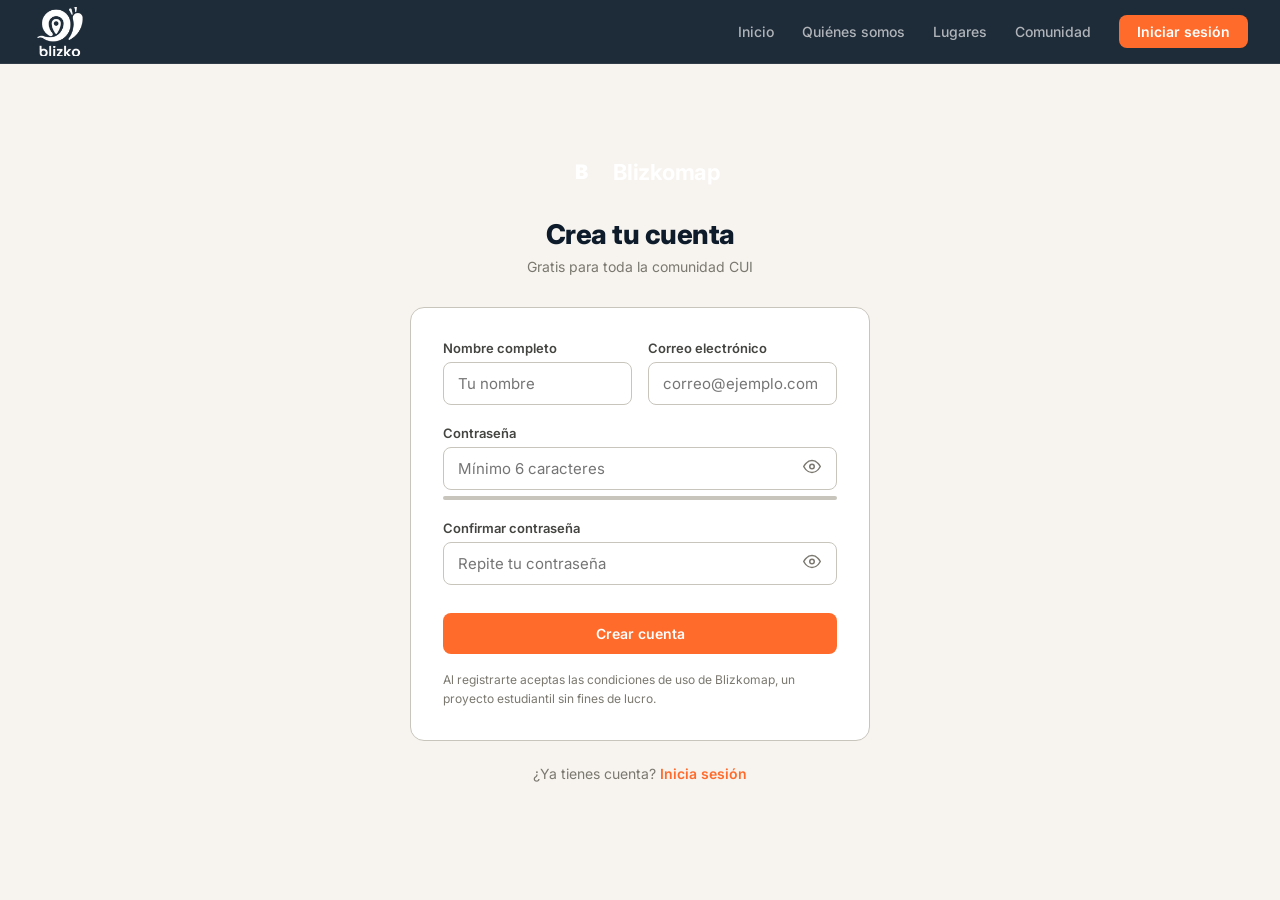
<file: registro.html>
<!DOCTYPE html>
<html lang="es">
<head>
<meta charset="UTF-8">
<meta name="viewport" content="width=device-width, initial-scale=1.0">
<title>Crear cuenta | Blizkomap</title>
<link href="https://fonts.googleapis.com/css2?family=Inter:wght@400;500;600;700;800;900&display=swap" rel="stylesheet">
<script src="js/blizko.js"></script>
<script src="js/supabase-db.js"></script>
<link rel="stylesheet" href="css/style.css">
<style id="shared"></style>
</head>
<body>
<div id="headerMount"></div>

<div class="login-wrap">
  <div class="login-box">
    <div class="login-header">
      <a href="index.html" class="login-logo">
        <div class="logo-mark">B</div>
        <span class="logo-text">Blizkomap</span>
      </a>
      <h1>Crea tu cuenta</h1>
      <p>Gratis para toda la comunidad CUI</p>
    </div>

    <div class="card">
      <div id="alertBox"></div>

      <div class="form-row">
        <div class="form-group">
          <label for="name">Nombre completo</label>
          <input type="text" id="name" placeholder="Tu nombre" autocomplete="name">
        </div>
        <div class="form-group">
          <label for="email">Correo electrónico</label>
          <input type="email" id="email" placeholder="correo@ejemplo.com" autocomplete="email">
        </div>
      </div>

      <div class="form-group">
        <label for="password">Contraseña</label>
        <div class="pass-wrap">
          <input type="password" id="password" placeholder="Mínimo 6 caracteres"
            autocomplete="new-password" oninput="checkStrength(this.value)">
          <button class="eye-btn" type="button" onclick="togglePass('password',this)" aria-label="Mostrar">
            <svg width="18" height="18" viewBox="0 0 24 24" fill="none" stroke="currentColor" stroke-width="2"><path d="M1 12s4-8 11-8 11 8 11 8-4 8-11 8-11-8-11-8z"/><circle cx="12" cy="12" r="3"/></svg>
          </button>
        </div>
        <div class="strength-bar"><div class="strength-fill" id="strengthFill"></div></div>
        <div class="strength-label" id="strengthLabel"></div>
      </div>

      <div class="form-group">
        <label for="confirm">Confirmar contraseña</label>
        <div class="pass-wrap">
          <input type="password" id="confirm" placeholder="Repite tu contraseña" autocomplete="new-password">
          <button class="eye-btn" type="button" onclick="togglePass('confirm',this)" aria-label="Mostrar">
            <svg width="18" height="18" viewBox="0 0 24 24" fill="none" stroke="currentColor" stroke-width="2"><path d="M1 12s4-8 11-8 11 8 11 8-4 8-11 8-11-8-11-8z"/><circle cx="12" cy="12" r="3"/></svg>
          </button>
        </div>
      </div>

      <button class="btn btn-primary" style="width:100%;justify-content:center;margin-top:.5rem"
        onclick="handleRegister()">Crear cuenta</button>

      <p class="terms">Al registrarte aceptas las condiciones de uso de Blizkomap, un proyecto estudiantil sin fines de lucro.</p>
    </div>

    <div class="login-footer">
      ¿Ya tienes cuenta? <a href="login.html">Inicia sesión</a>
    </div>
  </div>
</div>

<script>
  document.getElementById('shared').textContent = SHARED_CSS;
  document.getElementById('headerMount').innerHTML = renderHeader('');

  if (DB.getSession()) location.href = 'perfil.html';

  function showAlert(msg, type='error') {
    document.getElementById('alertBox').innerHTML =
      `<div class="alert alert-${type}">${msg}</div>`;
  }

  function togglePass(id, btn) {
    const el = document.getElementById(id);
    el.type = el.type === 'password' ? 'text' : 'password';
    btn.querySelector('svg').style.opacity = el.type === 'text' ? '0.4' : '1';
  }

  function checkStrength(val) {
    const fill = document.getElementById('strengthFill');
    const lbl  = document.getElementById('strengthLabel');
    if (!val) { fill.style.width='0'; lbl.textContent=''; return; }
    let score = 0;
    if (val.length >= 6) score++;
    if (val.length >= 10) score++;
    if (/[A-Z]/.test(val)) score++;
    if (/[0-9]/.test(val)) score++;
    if (/[^a-zA-Z0-9]/.test(val)) score++;
    const map = [
      {w:'20%',c:'#E24B4A',t:'Muy débil'},
      {w:'40%',c:'#EF9F27',t:'Débil'},
      {w:'60%',c:'#EF9F27',t:'Regular'},
      {w:'80%',c:'#63991B',t:'Buena'},
      {w:'100%',c:'#1D9E75',t:'Excelente'},
    ];
    const s = map[Math.min(score-1, 4)] || map[0];
    fill.style.width = s.w;
    fill.style.background = s.c;
    lbl.textContent = s.t;
    lbl.style.color = s.c;
  }

  async function handleRegister() {
    const name  = document.getElementById('name').value.trim();
    const email = document.getElementById('email').value.trim();
    const pass  = document.getElementById('password').value;
    const conf  = document.getElementById('confirm').value;
    if (!name || !email || !pass || !conf) { showAlert('Completa todos los campos.'); return; }
    if (pass.length < 6) { showAlert('La contraseña debe tener al menos 6 caracteres.'); return; }
    if (pass !== conf) { showAlert('Las contraseñas no coinciden.'); return; }

  
    const btn = document.querySelector('button[onclick="handleRegister()"]');
    if (btn) { btn.disabled = true; btn.textContent = 'Creando cuenta…'; }

    try {
      const res = await DB.createUser({ name, email, password: pass });
      if (!res.ok) { showAlert(res.msg); return; }
      DB.setSession(res.user);
      showAlert('¡Cuenta creada! Redirigiendo…', 'success');
      setTimeout(() => location.href = 'perfil.html', 900);
    } catch (e) {
      showAlert('Error de conexión. Intenta de nuevo.');
    } finally {
      if (btn) { btn.disabled = false; btn.textContent = 'Crear cuenta'; }
    }
  }

  document.addEventListener('keydown', e => { if (e.key === 'Enter') handleRegister(); });
</script>
</body>
</html>
</file>
<file: css/style.css>
*, *::before, *::after { box-sizing: border-box; margin: 0; padding: 0; }

:root {
    --navy: #16232A;          
    --navy-light: #075D66;    
    --orange: #F15B14;        
    --orange-dark: #D94F10;   
    --cream: #E4E8E9;
    --white: #FFFFFF;
    --gray-100: #F4F6F7;
    --gray-300: #D6DBDD;
    --gray-500: #8A9296;
    --gray-700: #4A545A;
    --green: #075D66;
    --blue: #16232A;
    --amber: #F15B14;
}

  html { scroll-behavior: smooth; }

  body {
    font-family: var(--font);
    background: var(--cream);
    color: var(--navy);
    overflow-x: hidden;
  }

  header {
  position: fixed;
  top: 0; left: 0; right: 0;
  z-index: 100;
  background-color: rgba(13,27,42,0.92);
  background-image: url('../media/f.png');
  background-size: cover;
  background-position: center;
  background-repeat: no-repeat;
  backdrop-filter: blur(14px);
  border-bottom: 1px solid rgba(255,255,255,0.08);
  padding: 0 2rem;
  height: 64px;
  display: flex;
  align-items: center;
  justify-content: space-between;
  }

  .logo {
    display: flex;
    align-items: center;
    gap: 10px;
    text-decoration: none;
  }

  .logo-mark {
    width: 56px;
    height: 56px;
    border-radius: 8px;
    display: flex;
    align-items: center;
    justify-content: center;
    font-weight: 900;
    font-size: 16px;
    color: white;
    letter-spacing: -0.5px;
  }
  .logo-mark img {
  width: 100%;
  height: 100%;
  object-fit: contain;
  border-radius: 8px;
}

  .logo-text {
    font-weight: 700;
    font-size: 18px;
    color: white;
    letter-spacing: -0.3px;
  }

  nav {
    display: flex;
    align-items: center;
    gap: 2rem;
  }

  nav a {
    color: rgba(255,255,255,0.72);
    text-decoration: none;
    font-size: 14px;
    font-weight: 500;
    transition: color 0.2s;
  }

  nav a:hover { color: white; }

  .nav-cta {
    background: var(--orange);
    color: white !important;
    padding: 8px 18px;
    border-radius: 8px;
    font-weight: 600 !important;
    transition: background 0.2s !important;
  }

  .nav-cta:hover { background: var(--orange-dark) !important; }

  .hamburger {
    display: none;
    flex-direction: column;
    gap: 5px;
    cursor: pointer;
    padding: 4px;
  }

  .hamburger span {
    display: block;
    width: 22px;
    height: 2px;
    background: white;
    border-radius: 2px;
    transition: 0.3s;
  }

  section {
    padding: 6rem 4rem;
  }

  .section-eyebrow {
    font-size: 12px;
    font-weight: 700;
    letter-spacing: 1.2px;
    text-transform: uppercase;
    color: var(--orange);
    margin-bottom: 0.75rem;
  }

  .section-title {
    font-size: clamp(1.8rem, 3.5vw, 2.8rem);
    font-weight: 800;
    color: var(--navy);
    letter-spacing: -1px;
    line-height: 1.15;
    margin-bottom: 1rem;
  }

  .section-desc {
    font-size: 17px;
    color: var(--gray-500);
    line-height: 1.7;
    max-width: 580px;
  }

  .section-header {
    display: flex;
    justify-content: space-between;
    align-items: flex-end;
    margin-bottom: 3rem;
    flex-wrap: wrap;
    gap: 1rem;
  }

  .section-header-left { max-width: 560px; }

  .about {
    background: white;
    display: grid;
    grid-template-columns: 1fr 1fr;
    gap: 5rem;
    align-items: center;
    
  }

.about-image {
  border-radius: var(--radius);
  width: 100%;
  max-width: 900px;
  aspect-ratio: 16/9;
  overflow: hidden;
}

.about-image img {
  width: 100%;
  height: 100%;
  object-fit: cover;
  display: block;
}


  .about-icon-big {
    width: 80px;
    height: 80px;
    background: var(--orange);
    border-radius: 20px;
    display: flex;
    align-items: center;
    justify-content: center;
  }

  .about-icon-big svg {
    width: 40px;
    height: 40px;
    color: white;
  }

  .about-uni-label {
    font-size: 14px;
    color: rgba(255,255,255,0.5);
    font-weight: 500;
  }

  .about-uni-name {
    font-size: 20px;
    color: white;
    font-weight: 700;
    letter-spacing: -0.3px;
  }

  .about-badges {
    display: flex;
    gap: 8px;
    flex-wrap: wrap;
    justify-content: center;
    margin-top: 8px;
  }

  .badge {
    background: rgba(255,107,43,0.15);
    color: #FF9060;
    font-size: 11px;
    font-weight: 600;
    padding: 5px 12px;
    border-radius: 100px;
    border: 1px solid rgba(255,107,43,0.25);
  }

  .about-content .section-desc {
    margin-bottom: 2rem;
    text-align: justify;
  }

  .about-list {
    list-style: none;
    display: flex;
    flex-direction: column;
    gap: 12px;
  }

  .about-list li {
    display: flex;
    align-items: center;
    gap: 10px;
    font-size: 15px;
    color: var(--gray-700);
    font-weight: 500;

  }

  .about-list li::before {
    content: '';
    width: 20px;
    height: 20px;
    background: var(--green);
    border-radius: 50%;
    flex-shrink: 0;
    background-image: url("data:image/svg+xml,%3Csvg xmlns='http://www.w3.org/2000/svg' viewBox='0 0 20 20' fill='white'%3E%3Cpath fill-rule='evenodd' d='M16.707 5.293a1 1 0 010 1.414l-8 8a1 1 0 01-1.414 0l-4-4a1 1 0 011.414-1.414L8 12.586l7.293-7.293a1 1 0 011.414 0z' clip-rule='evenodd'/%3E%3C/svg%3E");
    background-size: 12px;
    background-repeat: no-repeat;
    background-position: center;
  }

  .instagram-link {
    display: inline-flex;
    align-items: center;
    gap: 8px;
    color: var(--orange);
    font-size: 14px;
    font-weight: 600;
    text-decoration: none;
    margin-top: 1.5rem;
    padding: 10px 0;
    border-bottom: 2px solid var(--orange);
    transition: opacity 0.2s;
  }

  .instagram-link:hover { opacity: 0.75; }

  .places {
    background: var(--cream);
  }

  .tabs {
    display: flex;
    gap: 8px;
    margin-bottom: 2.5rem;
    flex-wrap: wrap;
  }

  .tab-btn {
    padding: 10px 20px;
    border-radius: 100px;
    font-size: 14px;
    font-weight: 600;
    cursor: pointer;
    border: 2px solid transparent;
    transition: all 0.2s;
    background: white;
    color: var(--gray-500);
    border-color: var(--gray-300);
  }

  .tab-btn:hover {
    border-color: var(--navy);
    color: var(--navy);
  }

  .tab-btn.active {
    background: var(--navy);
    color: white;
    border-color: var(--navy);
  }

  .cards-grid {
    display: grid;
    grid-template-columns: repeat(auto-fill, minmax(280px, 1fr));
    gap: 1.5rem;
  }

  .place-card {
    background: white;
    border-radius: var(--radius);
    overflow: hidden;
    border: 1px solid var(--gray-300);
    transition: transform 0.2s, box-shadow 0.2s;
    text-decoration: none;
    color: inherit;
    display: block;
  }

  .place-card:hover {
    transform: translateY(-4px);
    box-shadow: 0 16px 40px rgba(13,27,42,0.12);
  }

.card-image {
    width: 100%;
    aspect-ratio: 1 / 1; 
    overflow: hidden;
    position: relative;
}

.card-image img {
    width: 100%;
    height: 100%;
    object-fit: cover;
    display: block;
}

  .card-image.food { background: linear-gradient(135deg, #1A0E08, #3D1A08); }
  .card-image.dept { background: linear-gradient(135deg, #080D1A, #0A1E35); }
  .card-image.store { background: linear-gradient(135deg, #061A10, #0A2E1A); }

  .card-image-icon {
    font-size: 3.5rem;
    filter: drop-shadow(0 4px 12px rgba(0,0,0,0.3));
  }

  .card-tag {
    position: absolute;
    top: 12px;
    right: 12px;
    font-size: 10px;
    font-weight: 700;
    letter-spacing: 0.5px;
    padding: 4px 10px;
    border-radius: 100px;
    text-transform: uppercase;
  }

  .tag-food { background: rgba(255,107,43,0.2); color: #FF8855; border: 1px solid rgba(255,107,43,0.3); }
  .tag-dept { background: rgba(24,95,165,0.2); color: #6AAADE; border: 1px solid rgba(24,95,165,0.3); }
  .tag-store { background: rgba(29,158,117,0.2); color: #4DCAA5; border: 1px solid rgba(29,158,117,0.3); }

  .card-body {
    padding: 1.25rem;
  }

  .card-title {
    font-size: 16px;
    font-weight: 700;
    color: var(--navy);
    margin-bottom: 6px;
    letter-spacing: -0.2px;
  }

  .card-desc {
    font-size: 13px;
    color: var(--gray-500);
    line-height: 1.6;
    margin-bottom: 12px;
  }

  .card-meta {
    display: flex;
    align-items: center;
    gap: 12px;
  }

  .card-dist {
    display: flex;
    align-items: center;
    gap: 5px;
    font-size: 12px;
    color: var(--gray-500);
    font-weight: 500;
  }

  .card-dist svg {
    width: 13px;
    height: 13px;
    opacity: 0.6;
  }

  .card-price {
    font-size: 12px;
    font-weight: 700;
    color: var(--green);
  }

  .apartments {
    background: var(--navy);
  }

  .apartments .section-title { color: white; }
  .apartments .section-eyebrow { color: var(--orange); }
  .apartments .section-desc { color: rgba(255,255,255,0.55); }

  .dept-grid {
    display: grid;
    grid-template-columns: repeat(3, 1fr);
    gap: 1.5rem;
  }

  .dept-card {
    background: var(--navy-light);
    border: 1px solid rgba(255,255,255,0.08);
    border-radius: var(--radius);
    padding: 1.75rem;
    transition: border-color 0.2s, transform 0.2s;
    text-decoration: none;
    color: inherit;
    display: block;
  }

  .dept-card:hover {
    border-color: rgba(255,107,43,0.4);
    transform: translateY(-3px);
  }

  .dept-icon {
    width: 48px;
    height: 48px;
    border-radius: 12px;
    background: rgba(255,107,43,0.15);
    border: 1px solid rgba(255,107,43,0.2);
    display: flex;
    align-items: center;
    justify-content: center;
    margin-bottom: 1.25rem;
    font-size: 1.5rem;
  }

  .dept-card-title {
    font-size: 17px;
    font-weight: 700;
    color: white;
    margin-bottom: 8px;
    letter-spacing: -0.2px;
  }

  .dept-card-desc {
    font-size: 13px;
    color: rgba(255,255,255,0.5);
    line-height: 1.6;
    margin-bottom: 1.25rem;
  }

  .dept-card-footer {
    display: flex;
    align-items: center;
    justify-content: space-between;
  }

  .dept-price {
    font-size: 15px;
    font-weight: 800;
    color: white;
    letter-spacing: -0.3px;
  }

  .dept-price span {
    font-size: 12px;
    color: rgba(255,255,255,0.45);
    font-weight: 400;
  }

  .dept-link {
    font-size: 13px;
    color: var(--orange);
    font-weight: 600;
    display: flex;
    align-items: center;
    gap: 4px;
  }


  .cta-banner {
    background: var(--orange);
    padding: 4rem;
    text-align: center;
  }

  .cta-banner h2 {
    font-size: clamp(1.8rem, 3vw, 2.8rem);
    font-weight: 900;
    color: white;
    letter-spacing: -1px;
    margin-bottom: 1rem;
  }

  .cta-banner p {
    font-size: 17px;
    color: rgba(255,255,255,0.8);
    margin-bottom: 2rem;
  }

  .btn-white {
    background: white;
    color: var(--orange);
    padding: 14px 32px;
    border-radius: 10px;
    font-weight: 700;
    font-size: 15px;
    text-decoration: none;
    display: inline-block;
    transition: transform 0.15s;
  }

  .btn-white:hover { transform: scale(1.03); }

footer {
  background-color: var(--navy);
  background-image: url('../media/f.png');
  background-size: cover;
  background-position: center;
  background-repeat: no-repeat;
  padding: 4rem;
  border-top: 1px solid rgba(255,255,255,0.06);
  position: relative;
}

footer::before {
  content: '';
  position: absolute;
  inset: 0;
  background: rgba(0, 0, 0, 0.55);
  z-index: 0;
}

footer > * {
  position: relative;
  z-index: 1;
}

  .footer-grid {
    display: grid;
    grid-template-columns: 1.5fr 1fr 1fr 1fr;
    gap: 3rem;
    margin-bottom: 3rem;
  }

  .footer-brand .logo-text {
    display: block;
    margin-bottom: 1rem;
  }

  .footer-brand p {
    font-size: 14px;
    color: rgba(255,255,255,0.45);
    line-height: 1.7;
    margin-bottom: 1.5rem;
  }

  .social-links {
    display: flex;
    gap: 10px;
  }

  .social-link {
    width: 36px;
    height: 36px;
    border-radius: 8px;
    background: rgba(255,255,255,0.07);
    border: 1px solid rgba(255,255,255,0.1);
    display: flex;
    align-items: center;
    justify-content: center;
    text-decoration: none;
    transition: background 0.2s;
  }

  .social-link:hover { background: rgba(255,255,255,0.14); }

  .social-link svg {
    width: 16px;
    height: 16px;
    fill: rgba(255,255,255,0.7);
  }

  .footer-col h4 {
    font-size: 13px;
    font-weight: 700;
    color: white;
    text-transform: uppercase;
    letter-spacing: 0.8px;
    margin-bottom: 1.25rem;
  }

  .footer-col ul {
    list-style: none;
    display: flex;
    flex-direction: column;
    gap: 10px;
  }

  .footer-col ul a {
    font-size: 14px;
    color: rgba(255,255,255,0.45);
    text-decoration: none;
    transition: color 0.2s;
  }

  .footer-col ul a:hover { color: white; }

  .footer-bottom {
    border-top: 1px solid rgba(255,255,255,0.08);
    padding-top: 2rem;
    display: flex;
    justify-content: space-between;
    align-items: center;
    flex-wrap: wrap;
    gap: 1rem;
  }

  .footer-bottom p {
    font-size: 13px;
    color: rgba(255,255,255,0.3);
  }

  .footer-bottom a {
    color: rgba(255,255,255,0.5);
    text-decoration: none;
    font-size: 13px;
    transition: color 0.2s;
    
  }

  .footer-bottom a:hover { color: white; }


  .mobile-menu {
    display: none;
    position: fixed;
    inset: 64px 0 0;
    background: var(--navy);
    z-index: 99;
    padding: 2rem;
    flex-direction: column;
    gap: 1.5rem;
  }

  .mobile-menu.open { display: flex; }

  .mobile-menu a {
    font-size: 18px;
    font-weight: 600;
    color: rgba(255,255,255,0.75);
    text-decoration: none;
    padding: 12px 0;
    border-bottom: 1px solid rgba(255,255,255,0.08);
  }

  .mobile-menu a:hover { color: white; }


  @media (max-width: 900px) {
    section { padding: 4rem 2rem; }

    header { padding: 0 1.5rem; }

    nav { display: none; }
    .hamburger { display: flex; }

    .hero {
      grid-template-columns: 1fr;
      padding: 100px 2rem 4rem;
      min-height: auto;
      gap: 3rem;
    }

    .hero-visual { display: none; }

    .about {
      grid-template-columns: 1fr;
      gap: 3rem;
      padding: 4rem 2rem;
    }

    .dept-grid {
      grid-template-columns: 1fr;
    }

    .footer-grid {
      grid-template-columns: 1fr 1fr;
    }

    .cta-banner { padding: 3rem 2rem; }
  }
.hero {
  background-color: var(--navy);
  background-image: url('../media/places.jpeg');
  background-size: cover;
  background-position: center;
  background-repeat: no-repeat;
  padding: 4rem;
  border-top: 1px solid rgba(255,255,255,0.06);
}

.hero::before {
  content: '';
  position: absolute;
  inset: 0;
  background: rgba(0, 0, 0, 0.55);
  z-index: 0;
}

.hero > * {
  position: relative;
  z-index: 1;
}
  @media (max-width: 600px) {
    .hero-stats { gap: 1.5rem; }
    .cards-grid { grid-template-columns: 1fr; }
    .footer-grid { grid-template-columns: 1fr; }
    .footer { padding: 3rem 1.5rem; }
    .section-header { flex-direction: column; align-items: flex-start; }
  }


  @keyframes float {
    0%, 100% { transform: translateY(0); }
    50% { transform: translateY(-8px); }
  }

  .pin { animation: float 3s ease-in-out infinite; }
  .pin:nth-child(2) { animation-delay: 0.5s; }
  .pin:nth-child(3) { animation-delay: 1s; }
  .pin:nth-child(4) { animation-delay: 1.5s; }
  .pin:nth-child(5) { animation-delay: 0.8s; }


  .tab-content { display: none; }
  .tab-content.active { display: block; }


  .search-bar {
    display: flex;
    align-items: center;
    gap: 12px;
    background: white;
    border: 2px solid var(--gray-300);
    border-radius: 100px;
    padding: 10px 20px;
    max-width: 480px;
    width: 100%;
    margin-bottom: 2rem;
    transition: border-color 0.2s;
  }

  .search-bar:focus-within { border-color: var(--orange); }

  .search-bar svg {
    width: 18px;
    height: 18px;
    color: var(--gray-500);
    flex-shrink: 0;
  }

  .search-bar input {
    border: none;
    outline: none;
    font-size: 15px;
    font-family: var(--font);
    color: var(--navy);
    width: 100%;
    background: transparent;
  }

  .search-bar input::placeholder { color: var(--gray-500); }

  .foro-layout{max-width:900px;margin:0 auto;padding:100px 2rem 5rem}


  .foro-hero{background:var(--navy);border-radius:var(--radius);padding:2.5rem;margin-bottom:2.5rem;
    display:flex;align-items:center;justify-content:space-between;gap:2rem;flex-wrap:wrap}
  .foro-hero h1{font-size:1.8rem;font-weight:900;color:#fff;letter-spacing:-.5px;margin-bottom:.4rem}
  .foro-hero p{font-size:14px;color:rgba(255,255,255,.55);max-width:420px;line-height:1.6}
  .foro-stats{display:flex;gap:2rem;flex-shrink:0}
  .foro-stat-num{font-size:26px;font-weight:800;color:#fff;letter-spacing:-1px}
  .foro-stat-label{font-size:11px;color:rgba(255,255,255,.4);font-weight:500}


  .new-q-card{background:#fff;border:1px solid var(--gray-300);border-radius:var(--radius);
    padding:1.5rem;margin-bottom:2rem}
  .new-q-header{display:flex;align-items:center;gap:.75rem;margin-bottom:1rem}
  .new-q-header span{font-size:14px;font-weight:600;color:var(--navy)}
  .new-q-avatar{width:36px;height:36px;border-radius:50%;display:flex;align-items:center;
    justify-content:center;font-size:13px;font-weight:700;color:#fff;flex-shrink:0}
  .new-q-actions{display:flex;gap:.75rem;align-items:center;margin-top:.75rem}
  .char-count{font-size:12px;color:var(--gray-500);margin-left:auto}


  .guest-nudge{background:rgba(255,107,43,.07);border:1px solid rgba(255,107,43,.2);
    border-radius:var(--radius);padding:1.25rem 1.5rem;margin-bottom:2rem;display:flex;
    align-items:center;justify-content:space-between;gap:1rem;flex-wrap:wrap}
  .guest-nudge p{font-size:14px;color:var(--navy);font-weight:500}
  .guest-nudge p span{color:var(--gray-500);font-weight:400}
  .guest-actions{display:flex;gap:.5rem;flex-shrink:0}


  .filters{display:flex;align-items:center;gap:.75rem;margin-bottom:1.5rem;flex-wrap:wrap}
  .filter-btn{padding:8px 16px;border-radius:100px;font-size:13px;font-weight:600;
    cursor:pointer;border:1.5px solid var(--gray-300);background:#fff;
    color:var(--gray-500);transition:all .2s;font-family:var(--font)}
  .filter-btn:hover{border-color:var(--navy);color:var(--navy)}
  .filter-btn.active{background:var(--navy);color:#fff;border-color:var(--navy)}
  .search-q{flex:1;max-width:300px;padding:9px 14px;border:1.5px solid var(--gray-300);
    border-radius:100px;font-size:13px;font-family:var(--font);outline:none;
    transition:border-color .2s}
  .search-q:focus{border-color:var(--orange)}


  .q-list{display:flex;flex-direction:column;gap:1.25rem}

  .q-card{background:#fff;border:1px solid var(--gray-300);border-radius:var(--radius);
    overflow:hidden;transition:border-color .2s}
  .q-card:hover{border-color:var(--gray-500)}

  .q-main{padding:1.5rem}

  .q-header{display:flex;align-items:flex-start;gap:.75rem;margin-bottom:1rem}
  .q-avatar{width:38px;height:38px;border-radius:50%;display:flex;align-items:center;
    justify-content:center;font-size:14px;font-weight:700;color:#fff;flex-shrink:0}
  .q-meta{}
  .q-author{font-size:13px;font-weight:600;color:var(--navy)}
  .q-time{font-size:12px;color:var(--gray-500)}

  .q-text{font-size:15px;color:var(--navy);line-height:1.65;margin-bottom:1.25rem;font-weight:500}

  .q-footer{display:flex;align-items:center;gap:1rem}
  .q-action{display:flex;align-items:center;gap:5px;font-size:13px;color:var(--gray-500);
    background:none;border:none;cursor:pointer;font-family:var(--font);font-weight:500;
    padding:6px 10px;border-radius:var(--radius-sm);transition:background .15s,color .15s}
  .q-action:hover{background:var(--gray-100);color:var(--navy)}
  .q-action.liked{color:var(--orange)}
  .q-action svg{width:15px;height:15px}
  .answer-count{font-size:13px;color:var(--gray-500);font-weight:500;margin-left:auto;
    display:flex;align-items:center;gap:5px}
  .answer-count svg{width:14px;height:14px}


  .answers-section{border-top:1px solid var(--gray-100);background:var(--gray-100)}

  .answers-inner{padding:1.25rem 1.5rem;display:flex;flex-direction:column;gap:1rem}

  .answer-item{display:flex;gap:.75rem;align-items:flex-start}
  .a-avatar{width:32px;height:32px;border-radius:50%;display:flex;align-items:center;
    justify-content:center;font-size:11px;font-weight:700;color:#fff;flex-shrink:0;margin-top:2px}
  .a-bubble{background:#fff;border:1px solid var(--gray-300);border-radius:10px;
    padding:.9rem 1.1rem;flex:1}
  .a-meta{font-size:12px;color:var(--gray-500);margin-bottom:.4rem}
  .a-meta strong{color:var(--navy);font-weight:600}
  .a-text{font-size:14px;color:var(--navy);line-height:1.6}
  .a-footer{display:flex;align-items:center;gap:.5rem;margin-top:.6rem}
  .a-like{display:flex;align-items:center;gap:4px;font-size:12px;color:var(--gray-500);
    background:none;border:none;cursor:pointer;font-family:var(--font);font-weight:500;
    padding:3px 8px;border-radius:6px;transition:background .15s}
  .a-like:hover{background:var(--gray-100)}
  .a-like.liked{color:var(--orange)}
  .a-like svg{width:13px;height:13px}

  .reply-box{display:flex;gap:.65rem;align-items:flex-start;padding:1rem 1.5rem;
    border-top:1px solid var(--gray-300)}
  .reply-box .r-avatar{width:30px;height:30px;border-radius:50%;display:flex;align-items:center;
    justify-content:center;font-size:11px;font-weight:700;color:#fff;flex-shrink:0;margin-top:4px}
  .reply-input{flex:1;padding:9px 13px;border:1.5px solid var(--gray-300);border-radius:var(--radius-sm);
    font-family:var(--font);font-size:13px;color:var(--navy);outline:none;
    background:#fff;transition:border-color .2s;resize:none;min-height:38px;max-height:100px}
  .reply-input:focus{border-color:var(--orange)}

  .toggle-answers{width:100%;padding:10px;font-size:13px;color:var(--gray-500);
    background:none;border:none;border-top:1px solid var(--gray-100);cursor:pointer;
    font-family:var(--font);font-weight:500;transition:background .15s;text-align:left;
    padding:10px 1.5rem;display:flex;align-items:center;gap:6px}
  .toggle-answers:hover{background:var(--gray-100);color:var(--navy)}
  .toggle-answers svg{width:14px;height:14px;transition:transform .2s}
  .toggle-answers.open svg{transform:rotate(180deg)}

  .empty-forum{text-align:center;padding:4rem 2rem;color:var(--gray-500)}
  .empty-forum .emoji{font-size:3rem;margin-bottom:1rem}
  .empty-forum p{font-size:16px;font-weight:600}
  .empty-forum span{font-size:14px;display:block;margin-top:4px}

  @media(max-width:600px){
    .foro-hero{flex-direction:column;align-items:flex-start}
    .foro-stats{gap:1.25rem}
    .filters{gap:.5rem}
    .search-q{max-width:100%;width:100%}
  }

   .login-wrap{min-height:100vh;display:flex;align-items:center;justify-content:center;
    padding:5rem 1.5rem 3rem;background:var(--cream)}
  .login-box{width:100%;max-width:460px}
  .login-header{text-align:center;margin-bottom:2rem}
  .login-logo{display:inline-flex;align-items:center;gap:10px;text-decoration:none;margin-bottom:1.5rem}
  .login-logo .logo-mark{width:44px;height:44px;font-size:20px}
  .login-logo .logo-text{font-size:22px}
  .login-header h1{font-size:1.7rem;font-weight:800;letter-spacing:-.5px;color:var(--navy);margin-bottom:.4rem}
  .login-header p{font-size:14px;color:var(--gray-500)}
  .login-footer{text-align:center;margin-top:1.5rem;font-size:14px;color:var(--gray-500)}
  .login-footer a{color:var(--orange);font-weight:600;text-decoration:none}
  .eye-btn{position:absolute;right:12px;top:50%;transform:translateY(-50%);
    background:none;border:none;cursor:pointer;color:var(--gray-500);padding:4px}
  .pass-wrap{position:relative}
  .strength-bar{height:4px;border-radius:2px;background:var(--gray-300);margin-top:6px;overflow:hidden}
  .strength-fill{height:100%;border-radius:2px;transition:width .3s,background .3s;width:0}
  .strength-label{font-size:11px;color:var(--gray-500);margin-top:4px}
  .terms{font-size:12px;color:var(--gray-500);line-height:1.6;margin-top:1rem}
  .terms a{color:var(--orange)}

  .profile-layout{display:grid;grid-template-columns:280px 1fr;gap:2rem;
    max-width:1050px;margin:0 auto;padding:100px 2rem 4rem}

  .sidebar-card{background:#fff;border:1px solid var(--gray-300);border-radius:var(--radius);
    padding:2rem;position:sticky;top:80px;height:fit-content}

  .avatar-wrap{position:relative;display:flex;justify-content:center;margin-bottom:1.25rem}
  .avatar-ring{width:90px;height:90px;border-radius:50%;border:3px solid var(--orange);
    display:flex;align-items:center;justify-content:center;overflow:hidden;cursor:pointer;
    position:relative;font-size:30px;font-weight:700;color:#fff;flex-shrink:0}
  .avatar-ring img{width:100%;height:100%;object-fit:cover}
  .avatar-overlay{position:absolute;inset:0;background:rgba(0,0,0,.45);border-radius:50%;
    display:flex;align-items:center;justify-content:center;opacity:0;transition:opacity .2s}
  .avatar-ring:hover .avatar-overlay{opacity:1}
  .avatar-overlay svg{color:#fff;width:22px;height:22px}
  #avatarInput{display:none}

  .profile-name{text-align:center;font-size:18px;font-weight:700;color:var(--navy);
    margin-bottom:4px;letter-spacing:-.3px}
  .profile-email{text-align:center;font-size:13px;color:var(--gray-500);margin-bottom:1.5rem}

  .sidebar-menu{list-style:none;display:flex;flex-direction:column;gap:4px}
  .sidebar-menu li a,.sidebar-menu li button{display:flex;align-items:center;gap:10px;
    width:100%;padding:10px 12px;border-radius:var(--radius-sm);font-size:14px;font-weight:500;
    color:var(--gray-700);text-decoration:none;cursor:pointer;border:none;background:none;
    transition:background .15s,color .15s;font-family:var(--font)}
  .sidebar-menu li a:hover,.sidebar-menu li button:hover{background:var(--gray-100);color:var(--navy)}
  .sidebar-menu li a.active{background:rgba(255,107,43,.1);color:var(--orange);font-weight:600}
  .sidebar-menu .danger{color:#E24B4A!important}
  .sidebar-menu .danger:hover{background:#FCEBEB!important}

  .menu-icon{width:18px;height:18px;opacity:.6;flex-shrink:0}
  .sidebar-menu li a.active .menu-icon{opacity:1}

  hr.side-divider{border:none;border-top:1px solid var(--gray-300);margin:.75rem 0}

  /* ── main ── */
  .main-panel{}
  .panel{display:none}
  .panel.active{display:block}

  .panel-title{font-size:1.4rem;font-weight:800;letter-spacing:-.5px;color:var(--navy);
    margin-bottom:.4rem}
  .panel-sub{font-size:14px;color:var(--gray-500);margin-bottom:2rem}

  /* ── edit form ── */
  .avatar-edit-row{display:flex;align-items:center;gap:1.25rem;margin-bottom:1.75rem;
    padding-bottom:1.75rem;border-bottom:1px solid var(--gray-300)}
  .avatar-big{width:72px;height:72px;border-radius:50%;border:3px solid var(--orange);
    display:flex;align-items:center;justify-content:center;font-size:24px;font-weight:700;
    color:#fff;overflow:hidden;flex-shrink:0}
  .avatar-big img{width:100%;height:100%;object-fit:cover}

  /* ── reservations ── */
  .res-list{display:flex;flex-direction:column;gap:1rem}
  .res-item{background:#fff;border:1px solid var(--gray-300);border-radius:var(--radius);
    padding:1.25rem 1.5rem;display:flex;align-items:center;justify-content:space-between;gap:1rem;
    flex-wrap:wrap}
  .res-info{}
  .res-place{font-weight:700;font-size:15px;color:var(--navy)}
  .res-meta{font-size:13px;color:var(--gray-500);margin-top:3px}
  .res-actions{display:flex;gap:.5rem;flex-shrink:0}

  /* ── suggestions ── */
  .sug-list{display:flex;flex-direction:column;gap:1rem}
  .sug-item{background:#fff;border:1px solid var(--gray-300);border-radius:var(--radius);padding:1.25rem 1.5rem}
  .sug-top{display:flex;align-items:center;justify-content:space-between;margin-bottom:6px}
  .sug-name{font-weight:700;font-size:15px;color:var(--navy)}
  .sug-desc{font-size:13px;color:var(--gray-500);line-height:1.6}

  /* new reservation form */
  .new-form-card{background:var(--gray-100);border:1px solid var(--gray-300);
    border-radius:var(--radius);padding:1.5rem;margin-bottom:1.75rem}
  .new-form-title{font-size:14px;font-weight:700;color:var(--navy);margin-bottom:1rem}

  .empty-state{text-align:center;padding:3rem 2rem;color:var(--gray-500)}
  .empty-state .emoji{font-size:2.5rem;margin-bottom:.75rem}
  .empty-state p{font-size:15px;font-weight:500}
  .empty-state span{font-size:13px;display:block;margin-top:4px}

  /* password panel */
  .pass-wrap{position:relative}
  .eye-btn{position:absolute;right:12px;top:50%;transform:translateY(-50%);
    background:none;border:none;cursor:pointer;color:var(--gray-500);padding:4px}

  /* danger zone */
  .danger-zone{background:#FCEBEB;border:1px solid #F09595;border-radius:var(--radius);padding:1.5rem}
  .danger-zone h3{font-size:15px;font-weight:700;color:#A32D2D;margin-bottom:.5rem}
  .danger-zone p{font-size:13px;color:#791F1F;margin-bottom:1rem;line-height:1.6}

  @media(max-width:750px){
    .profile-layout{grid-template-columns:1fr;padding:90px 1.25rem 3rem}
    .sidebar-card{position:static}
  }
  /* END OF PROFILE */
/* === HERO === */
.b12-section {
  position: relative;
  width: 100%;
  height: 100vh;
  height: 100svh;
  overflow: hidden;
  display: flex;
  align-items: center;
  justify-content: center;
}

.b12-section picture {
  position: absolute;
  inset: 0;
  width: 100%;
  height: 100%;
}

.b12 {
  width: 100%;
  height: 100%;
  object-fit: cover;
  object-position: center center;
  display: block;
  /* Evita pixelado en pantallas de alta densidad */
  image-rendering: auto;
  -webkit-font-smoothing: antialiased;
}

/* Overlay verde oscuro como en tu diseño */
.hero-overlay {
  position: absolute;
  inset: 0;
  background: linear-gradient(
    to bottom,
    rgba(0, 60, 40, 0.35) 0%,
    rgba(0, 40, 30, 0.55) 100%
  );
  z-index: 1;
}

.hero-content {
  position: relative;
  z-index: 2;
  text-align: center;
  padding: 0 1rem;
}

.hero-titulo {
  font-family: 'Inter', 'Helvetica Neue', sans-serif;
  font-size: clamp(5rem, 20vw, 16rem);
  font-weight: 800;
  color: #ffffff;
  line-height: 1;
  letter-spacing: -0.02em;
  margin: 0 0 1rem;
  /* Texto nítido en toda resolución */
  -webkit-font-smoothing: antialiased;
  text-rendering: optimizeLegibility;
}

.hero-sub {
  font-family: 'Inter', sans-serif;
  font-size: clamp(0.65rem, 1.8vw, 1rem);
  font-weight: 500;
  color: #ffffff;
  letter-spacing: 0.12em;
  text-transform: uppercase;
  line-height: 1.7;
  margin: 0;
  opacity: 0.92;
}

/* === MÓVIL === */
@media (max-width: 768px) {
  .b12 {
    object-position: 60% center; 
  }

  .hero-titulo {
    font-size: clamp(4.5rem, 28vw, 8rem);
  }

  .hero-sub {
    font-size: clamp(0.55rem, 3vw, 0.8rem);
    letter-spacing: 0.08em;
  }
}
</file>
